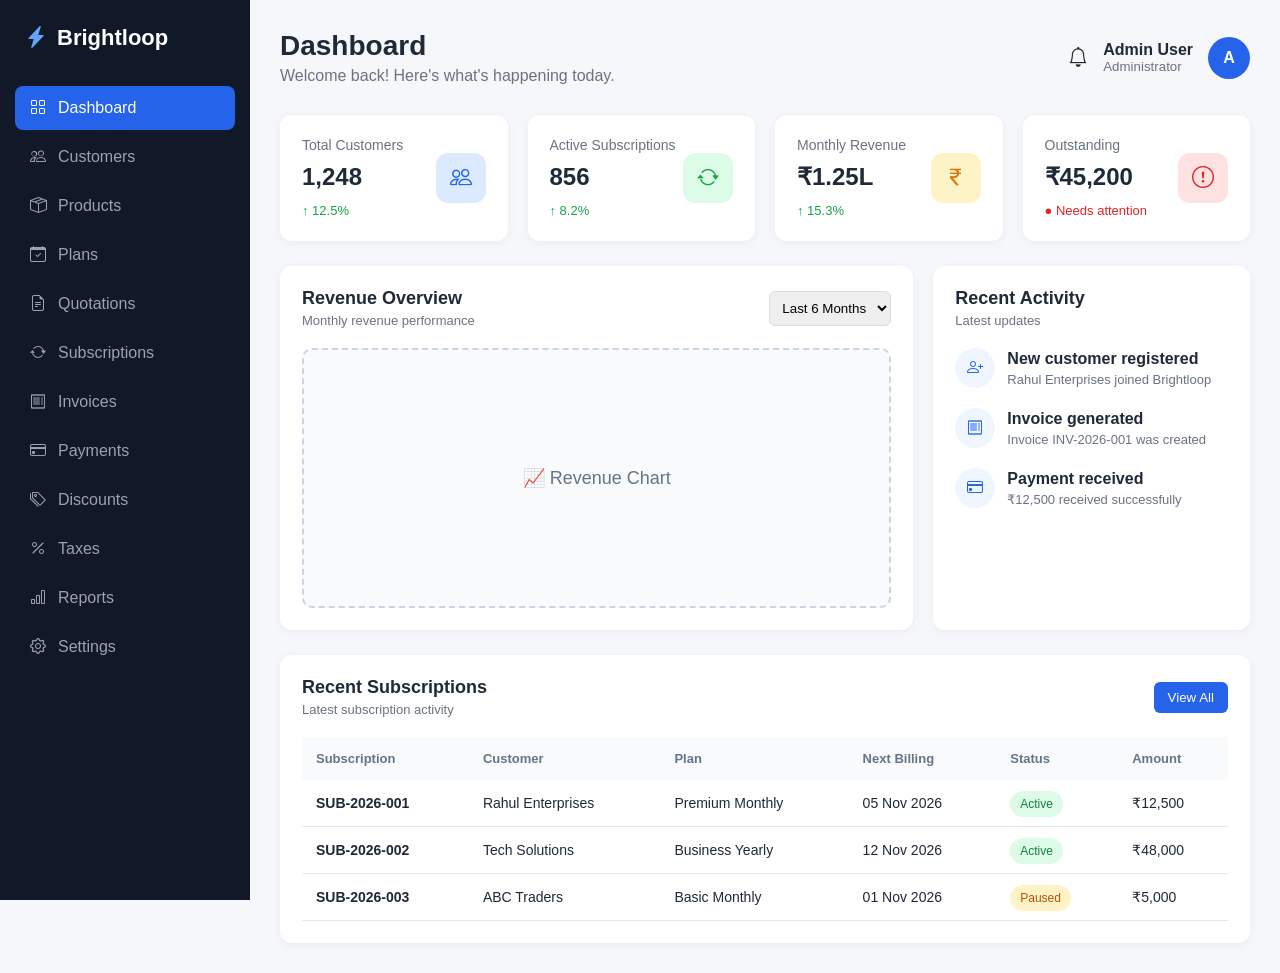
<file: index.html>
<!DOCTYPE html>
<html lang="en">

<head>
    <meta charset="UTF-8">
    <meta name="viewport" content="width=device-width, initial-scale=1.0">

    <title>Brightloop Dashboard</title>

    <!-- Bootstrap Icons -->
    <link rel="stylesheet"
        href="https://cdn.jsdelivr.net/npm/bootstrap-icons@1.11.3/font/bootstrap-icons.min.css">

    <!-- Your CSS file -->
    <link rel="stylesheet" href="./assets/css/style.css">
</head>

<body>

    <!-- SIDEBAR -->
    <aside class="sidebar">

        <div class="logo">
            <i class="bi bi-lightning-charge-fill"></i>
            <span>Brightloop</span>
        </div>

        <nav class="menu">

            <a href="#" class="active">
                <i class="bi bi-grid"></i>
                <span>Dashboard</span>
            </a>

            <a href="#">
                <i class="bi bi-people"></i>
                <span>Customers</span>
            </a>

            <a href="#">
                <i class="bi bi-box-seam"></i>
                <span>Products</span>
            </a>

            <a href="#">
                <i class="bi bi-calendar-check"></i>
                <span>Plans</span>
            </a>

            <a href="#">
                <i class="bi bi-file-earmark-text"></i>
                <span>Quotations</span>
            </a>

            <a href="#">
                <i class="bi bi-arrow-repeat"></i>
                <span>Subscriptions</span>
            </a>

            <a href="#">
                <i class="bi bi-receipt"></i>
                <span>Invoices</span>
            </a>

            <a href="#">
                <i class="bi bi-credit-card"></i>
                <span>Payments</span>
            </a>

            <a href="#">
                <i class="bi bi-tags"></i>
                <span>Discounts</span>
            </a>

            <a href="#">
                <i class="bi bi-percent"></i>
                <span>Taxes</span>
            </a>

            <a href="#">
                <i class="bi bi-bar-chart"></i>
                <span>Reports</span>
            </a>

            <a href="#">
                <i class="bi bi-gear"></i>
                <span>Settings</span>
            </a>

        </nav>

    </aside>


    <!-- MAIN CONTENT -->
    <main class="main-content">

        <!-- TOP BAR -->
        <header class="topbar">

            <div>
                <h1>Dashboard</h1>
                <p>Welcome back! Here's what's happening today.</p>
            </div>

            <div class="profile">

                <i class="bi bi-bell notification"></i>

                <div class="profile-info">
                    <strong>Admin User</strong>
                    <small>Administrator</small>
                </div>

                <div class="avatar">
                    A
                </div>

            </div>

        </header>


        <!-- STATISTICS -->
        <section class="stats">

            <div class="stat-card">

                <div>
                    <p>Total Customers</p>
                    <h2>1,248</h2>
                    <span class="positive">↑ 12.5%</span>
                </div>

                <div class="icon-box customers-icon">
                    <i class="bi bi-people"></i>
                </div>

            </div>


            <div class="stat-card">

                <div>
                    <p>Active Subscriptions</p>
                    <h2>856</h2>
                    <span class="positive">↑ 8.2%</span>
                </div>

                <div class="icon-box subscription-icon">
                    <i class="bi bi-arrow-repeat"></i>
                </div>

            </div>


            <div class="stat-card">

                <div>
                    <p>Monthly Revenue</p>
                    <h2>₹1.25L</h2>
                    <span class="positive">↑ 15.3%</span>
                </div>

                <div class="icon-box revenue-icon">
                    <i class="bi bi-currency-rupee"></i>
                </div>

            </div>


            <div class="stat-card">

                <div>
                    <p>Outstanding</p>
                    <h2>₹45,200</h2>
                    <span class="negative">● Needs attention</span>
                </div>

                <div class="icon-box outstanding-icon">
                    <i class="bi bi-exclamation-circle"></i>
                </div>

            </div>

        </section>


        <!-- DASHBOARD CONTENT -->
        <section class="dashboard-grid">

            <!-- REVENUE -->
            <div class="content-card">

                <div class="card-header">

                    <div>
                        <h3>Revenue Overview</h3>
                        <p>Monthly revenue performance</p>
                    </div>

                    <select>
                        <option>Last 6 Months</option>
                        <option>This Year</option>
                    </select>

                </div>

                <div class="chart-placeholder">
                    📈 Revenue Chart
                </div>

            </div>


            <!-- ACTIVITY -->
            <div class="content-card">

                <div class="card-header">

                    <div>
                        <h3>Recent Activity</h3>
                        <p>Latest updates</p>
                    </div>

                </div>

                <div class="activity">

                    <div class="activity-item">

                        <div class="activity-icon">
                            <i class="bi bi-person-plus"></i>
                        </div>

                        <div>
                            <strong>New customer registered</strong>
                            <p>Rahul Enterprises joined Brightloop</p>
                        </div>

                    </div>


                    <div class="activity-item">

                        <div class="activity-icon">
                            <i class="bi bi-receipt"></i>
                        </div>

                        <div>
                            <strong>Invoice generated</strong>
                            <p>Invoice INV-2026-001 was created</p>
                        </div>

                    </div>


                    <div class="activity-item">

                        <div class="activity-icon">
                            <i class="bi bi-credit-card"></i>
                        </div>

                        <div>
                            <strong>Payment received</strong>
                            <p>₹12,500 received successfully</p>
                        </div>

                    </div>

                </div>

            </div>

        </section>


        <!-- TABLE -->
        <section class="content-card table-card">

            <div class="card-header">

                <div>
                    <h3>Recent Subscriptions</h3>
                    <p>Latest subscription activity</p>
                </div>

                <button>View All</button>

            </div>


            <div class="table-responsive">

                <table>

                    <thead>
                        <tr>
                            <th>Subscription</th>
                            <th>Customer</th>
                            <th>Plan</th>
                            <th>Next Billing</th>
                            <th>Status</th>
                            <th>Amount</th>
                        </tr>
                    </thead>

                    <tbody>

                        <tr>
                            <td><strong>SUB-2026-001</strong></td>
                            <td>Rahul Enterprises</td>
                            <td>Premium Monthly</td>
                            <td>05 Nov 2026</td>
                            <td>
                                <span class="badge active-badge">Active</span>
                            </td>
                            <td>₹12,500</td>
                        </tr>

                        <tr>
                            <td><strong>SUB-2026-002</strong></td>
                            <td>Tech Solutions</td>
                            <td>Business Yearly</td>
                            <td>12 Nov 2026</td>
                            <td>
                                <span class="badge active-badge">Active</span>
                            </td>
                            <td>₹48,000</td>
                        </tr>

                        <tr>
                            <td><strong>SUB-2026-003</strong></td>
                            <td>ABC Traders</td>
                            <td>Basic Monthly</td>
                            <td>01 Nov 2026</td>
                            <td>
                                <span class="badge paused-badge">Paused</span>
                            </td>
                            <td>₹5,000</td>
                        </tr>

                    </tbody>

                </table>

            </div>

        </section>

    </main>

</body>

</html>
</file>
<file: assets/css/style.css>
/* RESET */
* {
    margin: 0;
    padding: 0;
    box-sizing: border-box;
}

/* BODY */
body {
    font-family: Arial, sans-serif;
    background: #f5f7fb;
    color: #1f2937;
}

/* SIDEBAR */
.sidebar {
    width: 250px;
    height: 100vh;
    background: #111827;
    color: white;

    position: fixed;
    top: 0;
    left: 0;

    padding: 25px 15px;
    overflow-y: auto;
}

/* LOGO */
.logo {
    display: flex;
    align-items: center;
    gap: 10px;

    font-size: 22px;
    font-weight: bold;

    margin-bottom: 35px;
    padding-left: 10px;
}

.logo i {
    color: #60a5fa;
}

/* MENU */
.menu {
    display: flex;
    flex-direction: column;
    gap: 5px;
}

.menu a {
    text-decoration: none;
    color: #9ca3af;

    padding: 13px 15px;
    border-radius: 8px;

    display: flex;
    align-items: center;
    gap: 12px;

    transition: 0.3s;
}

.menu a:hover {
    background: #1f2937;
    color: white;
}

.menu a.active {
    background: #2563eb;
    color: white;
}

/* MAIN CONTENT */
.main-content {
    margin-left: 250px;
    padding: 30px;
    min-height: 100vh;
}

/* TOPBAR */
.topbar {
    display: flex;
    justify-content: space-between;
    align-items: center;

    margin-bottom: 30px;
}

.topbar h1 {
    font-size: 28px;
}

.topbar p {
    margin-top: 5px;
    color: #6b7280;
}

/* PROFILE */
.profile {
    display: flex;
    align-items: center;
    gap: 15px;
}

.notification {
    font-size: 20px;
    cursor: pointer;
}

.profile-info {
    display: flex;
    flex-direction: column;
}

.profile-info small {
    color: #6b7280;
}

.avatar {
    width: 42px;
    height: 42px;

    background: #2563eb;
    color: white;

    border-radius: 50%;

    display: flex;
    align-items: center;
    justify-content: center;

    font-weight: bold;
}

/* STATISTICS */
.stats {
    display: grid;
    grid-template-columns: repeat(4, 1fr);
    gap: 20px;

    margin-bottom: 25px;
}

.stat-card {
    background: white;
    padding: 22px;

    border-radius: 12px;

    display: flex;
    justify-content: space-between;
    align-items: center;

    box-shadow: 0 2px 10px rgba(0, 0, 0, 0.05);
}

.stat-card p {
    color: #6b7280;
    font-size: 14px;
}

.stat-card h2 {
    margin: 10px 0;
}

.positive {
    color: #16a34a;
    font-size: 13px;
}

.negative {
    color: #dc2626;
    font-size: 13px;
}

/* ICON BOX */
.icon-box {
    width: 50px;
    height: 50px;

    border-radius: 12px;

    display: flex;
    align-items: center;
    justify-content: center;

    font-size: 22px;
}

.customers-icon {
    background: #dbeafe;
    color: #2563eb;
}

.subscription-icon {
    background: #dcfce7;
    color: #16a34a;
}

.revenue-icon {
    background: #fef3c7;
    color: #d97706;
}

.outstanding-icon {
    background: #fee2e2;
    color: #dc2626;
}

/* DASHBOARD GRID */
.dashboard-grid {
    display: grid;
    grid-template-columns: 2fr 1fr;
    gap: 20px;

    margin-bottom: 25px;
}

/* CONTENT CARD */
.content-card {
    background: white;
    padding: 22px;

    border-radius: 12px;

    box-shadow: 0 2px 10px rgba(0, 0, 0, 0.05);
}

/* CARD HEADER */
.card-header {
    display: flex;
    justify-content: space-between;
    align-items: center;

    margin-bottom: 20px;
}

.card-header h3 {
    font-size: 18px;
}

.card-header p {
    color: #6b7280;
    font-size: 13px;

    margin-top: 4px;
}

.card-header select {
    padding: 8px;
    border: 1px solid #ddd;
    border-radius: 6px;
}

/* CHART PLACEHOLDER */
.chart-placeholder {
    height: 260px;

    background: #f8fafc;
    border: 2px dashed #cbd5e1;

    border-radius: 10px;

    display: flex;
    align-items: center;
    justify-content: center;

    color: #64748b;
    font-size: 18px;
}

/* ACTIVITY */
.activity {
    display: flex;
    flex-direction: column;
    gap: 20px;
}

.activity-item {
    display: flex;
    align-items: center;
    gap: 12px;
}

.activity-icon {
    width: 40px;
    height: 40px;

    background: #eff6ff;
    color: #2563eb;

    border-radius: 50%;

    display: flex;
    align-items: center;
    justify-content: center;
}

.activity-item p {
    font-size: 13px;
    color: #6b7280;

    margin-top: 4px;
}

/* TABLE */
.table-card {
    margin-top: 10px;
}

.table-card button {
    border: none;

    background: #2563eb;
    color: white;

    padding: 8px 14px;
    border-radius: 6px;

    cursor: pointer;
}

.table-responsive {
    overflow-x: auto;
}

table {
    width: 100%;
    border-collapse: collapse;
}

th {
    text-align: left;

    background: #f8fafc;
    color: #64748b;

    font-size: 13px;
    padding: 14px;
}

td {
    padding: 15px 14px;
    border-bottom: 1px solid #e5e7eb;

    font-size: 14px;
}

/* STATUS BADGES */
.badge {
    padding: 6px 10px;
    border-radius: 20px;

    font-size: 12px;
}

.active-badge {
    background: #dcfce7;
    color: #15803d;
}

.paused-badge {
    background: #fef3c7;
    color: #b45309;
}

/* RESPONSIVE */
@media (max-width: 1000px) {

    .stats {
        grid-template-columns: repeat(2, 1fr);
    }

    .dashboard-grid {
        grid-template-columns: 1fr;
    }
}

@media (max-width: 700px) {

    .sidebar {
        width: 70px;
    }

    .logo span,
    .menu a span {
        display: none;
    }

    .menu a {
        justify-content: center;
    }

    .menu a i {
        font-size: 20px;
    }

    .main-content {
        margin-left: 70px;
        padding: 15px;
    }

    .stats {
        grid-template-columns: 1fr;
    }

    .profile-info {
        display: none;
    }
}
</file>
